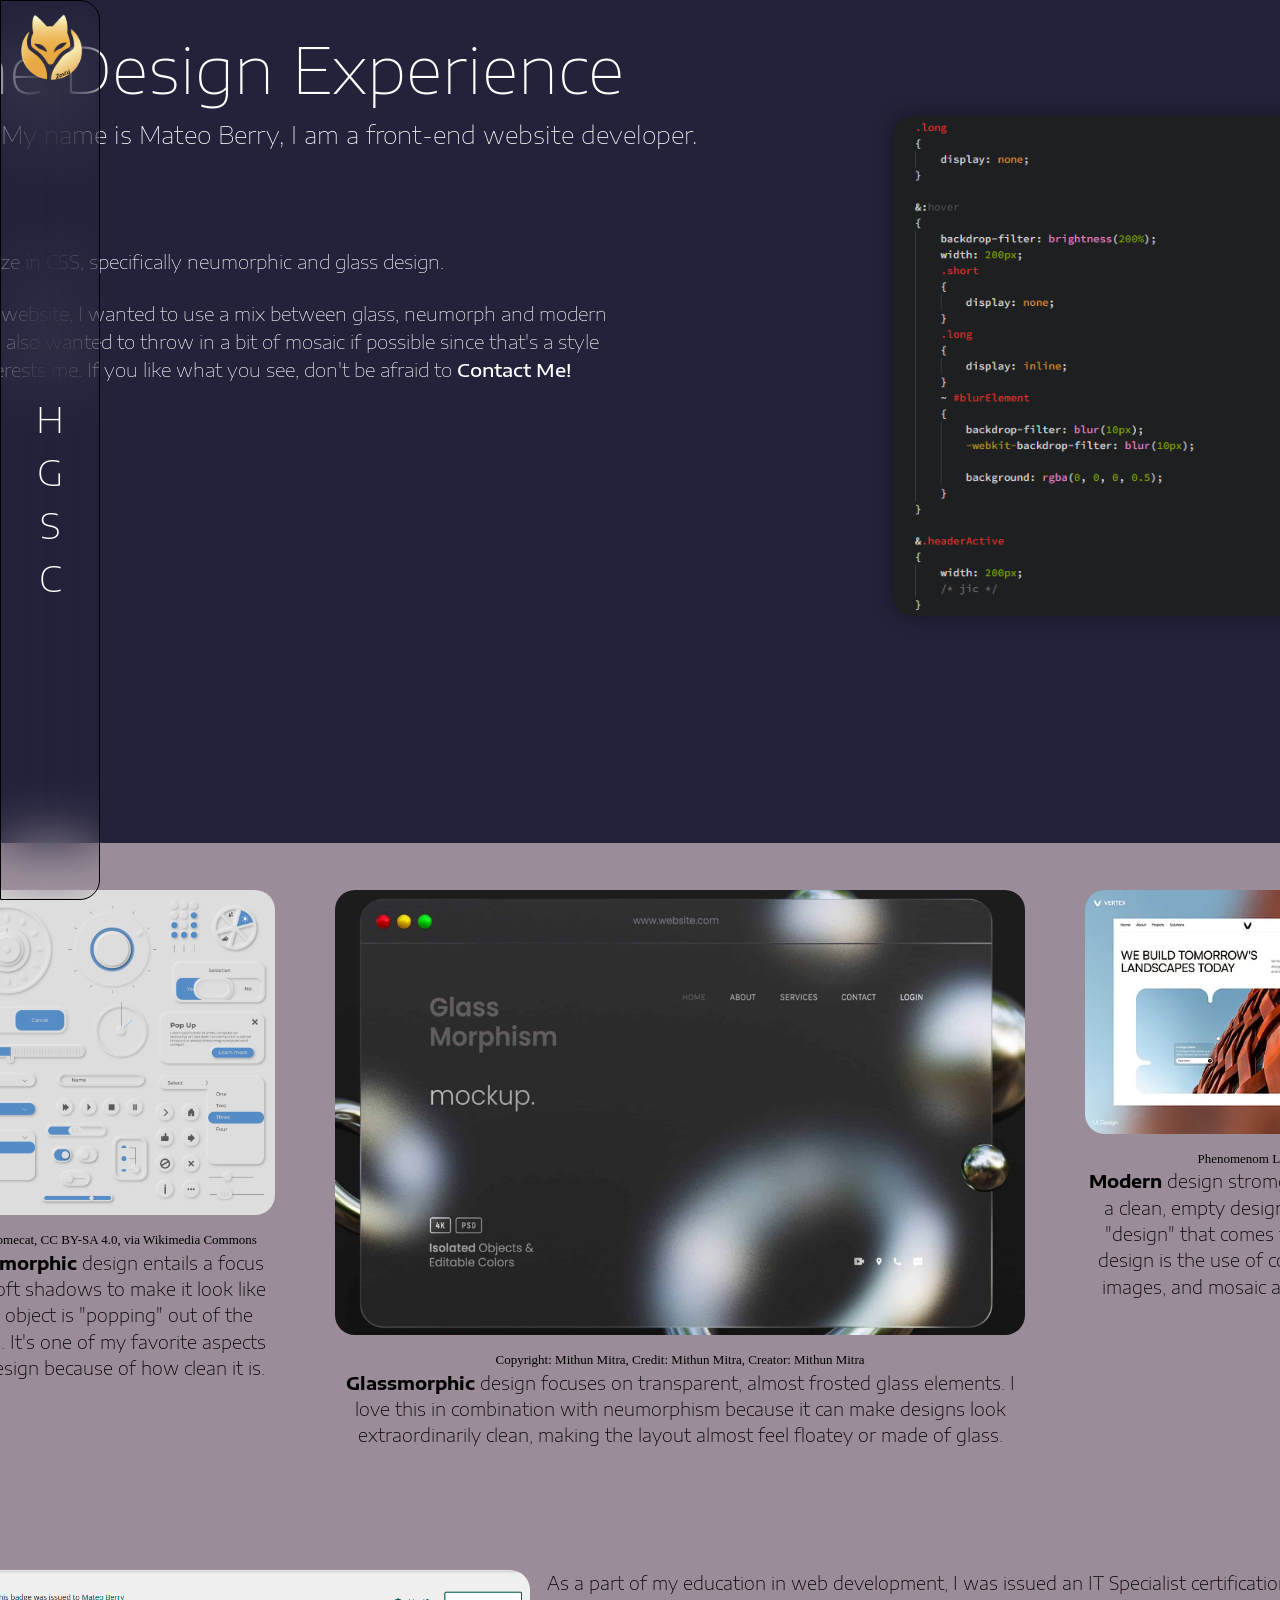
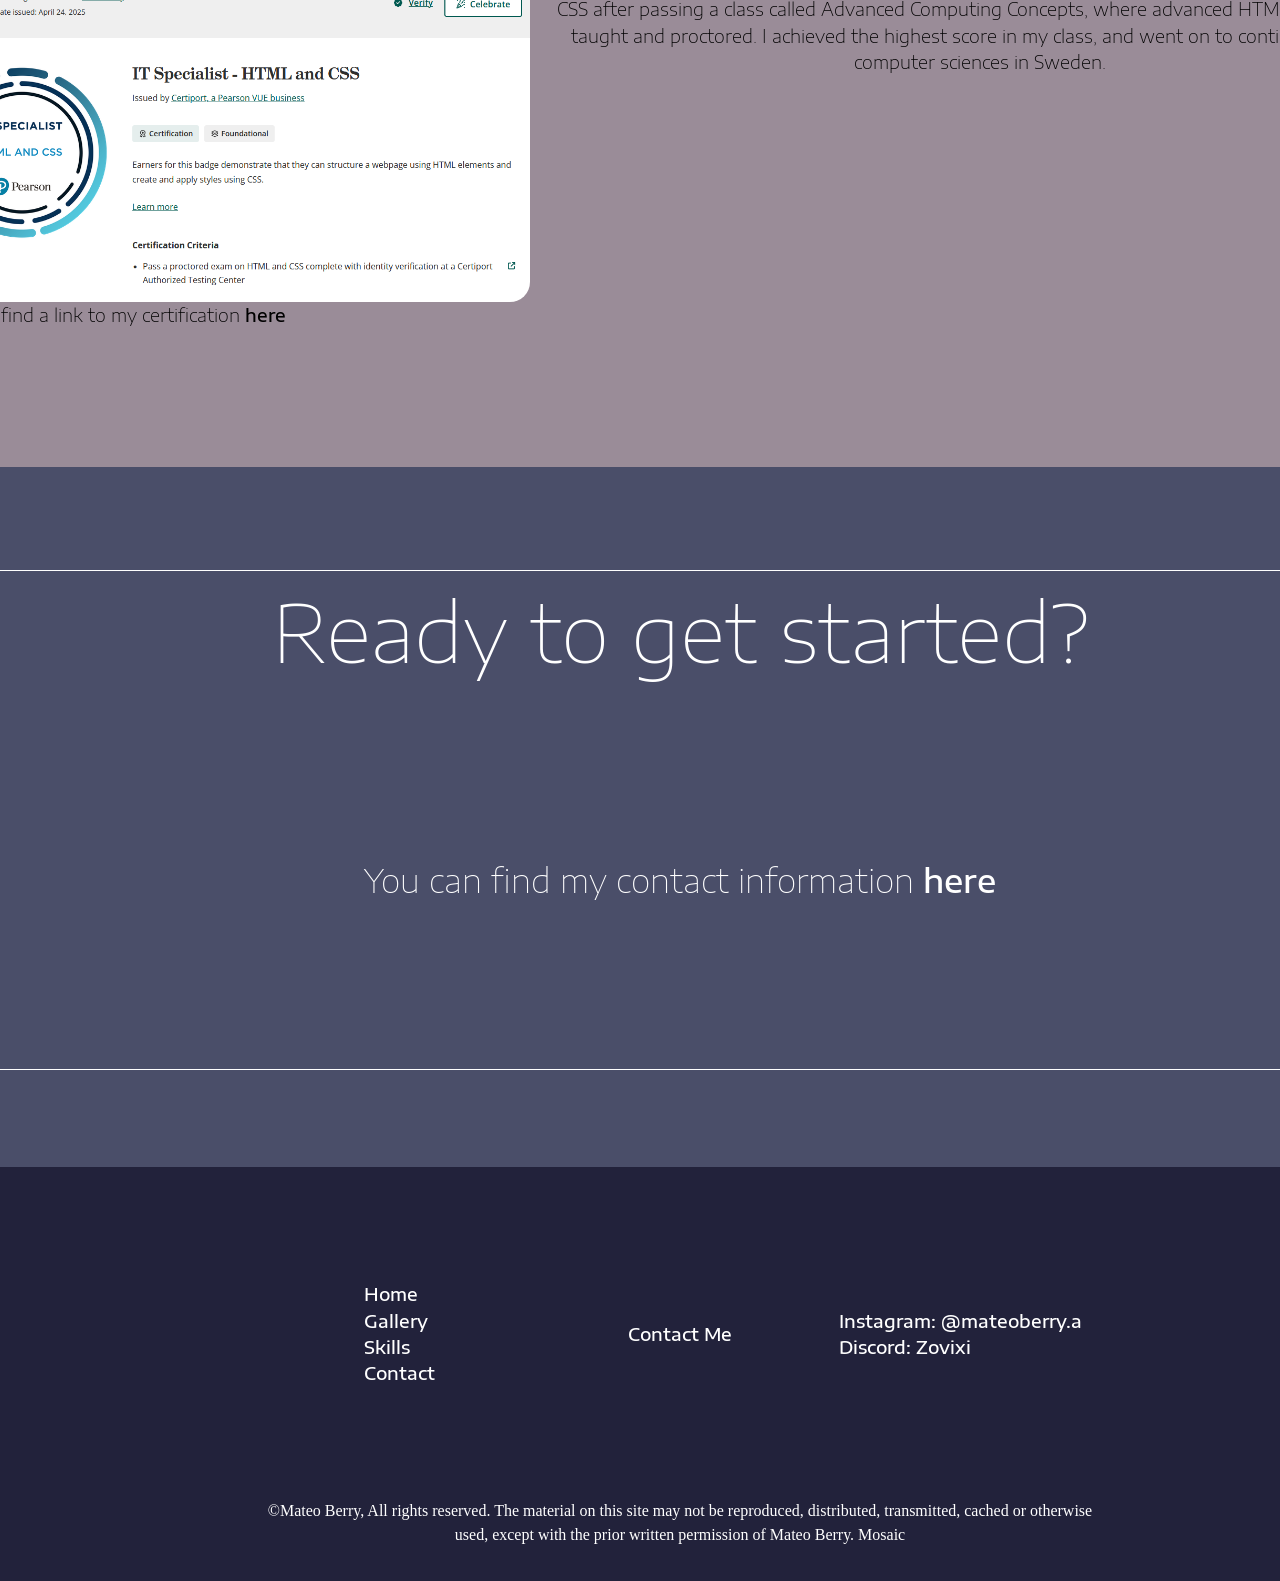
<file: index.html>
<!DOCTYPE html>
<html lang="en">
    <head>
        <!-- Metadata -->
        <meta charset="UTF-8" />
        <meta name="viewport" content="width=device-width, initial-scale=1.0">
        <title>The Design Experience</title>
        <!-- Please remember to put a website logo w favicon -->
        
        <!-- Additional resources -->
        <link rel="stylesheet" href="reset.css" />
        <link rel="stylesheet" href="styles.css" />
        <link rel="stylesheet" href="index.css" />
        <link rel="stylesheet" href="mobile.css" />
        
        <link rel="preconnect" href="https://fonts.googleapis.com">
        <link rel="preconnect" href="https://fonts.gstatic.com" crossorigin>
        <link href="https://fonts.googleapis.com/css2?family=Beau+Rivage&family=Encode+Sans+Expanded:wght@100;200;300;400;500;600;700;800;900&family=Raleway:ital,wght@0,100..900;1,100..900&display=swap" rel="stylesheet">
    </head>
    <body>
        <header>
            <a href="./index.html"><img src="./Images/zovixinobg.png" alt="Website Logo" id="websiteLogo"></a>
            <div id="buttonsContainer">
                
                <span>
                <a class="doNotSeparate short" href="./index.html">H</a>
                    <a class="doNotSeparate long" href="./index.html">Home</a>
                </span>
                <br>
                <span>
                    <a class="short" href="./gallery.html">G</a>
                    <a class="long" href="./gallery.html">Gallery</a>
                </span>
                <br>
                <span>
                    <a class="short" href="./skills.html">S</a>
                    <a class="long" href="./skills.html">Skills</a>
                </span>
                <br>
                <span>
                    <a class="short" href="./contact.html">C</a>
                    <a class="long" href="./contact.html">Contact</a>
                </span>

            </div>
        </header>
        
        
        
        <main>
            <div class="containers noHover" id="mainContainer">
                <h1 class="title">The Design Experience</h1>
                <img src="Images/frontScreenshot.png" alt="A web user interface element with softly raised edges" id="frontScreenshot" class="raised">
                <h2>Hello! My name is Mateo Berry, I am a front-end website developer.</h2>
                <br/><br><br><br>
                <h3>I specialize in CSS, specifically neumorphic and glass design. </h3><br>
                <h3>For this website, I wanted to use a mix between glass, neumorph and modern design. I also wanted to throw in a bit of mosaic if possible since that's a style that interests me. If you like what you see, don't be afraid to <a href="#footer">Contact Me!</a></h3>
            </div>
            
            <div class="containers noHover darkText" id="cardContainer">
                
                <div>
                    <figure>
                        <img src="Images/cardA.jpg" alt="Neumorphic design example" class="cardImage">
                        <figcaption><a href="https://commons.wikimedia.org/wiki/File:Neumorphism-fixed.jpg">Awesomecat</a>, <a href="https://creativecommons.org/licenses/by-sa/4.0">CC BY-SA 4.0</a>, via Wikimedia Commons</figcaption>
                    </figure>
                    <p><strong>Neumorphic</strong> design entails a focus on soft shadows to make it look like the object is "popping" out of the page. It's one of my favorite aspects of design because of how clean it is.</p>
                </div>
                
                <div>
                    <figure>
                        <img src="Images/Glassmorphism-scaled.jpg" alt="Glassmorphic design example" class="cardImage">
                        <figcaption>Copyright: Mithun Mitra, Credit: Mithun Mitra, Creator: Mithun Mitra</figcaption>
                    </figure>
                    <p><strong>Glassmorphic</strong> design focuses on transparent, almost frosted glass elements. I love this in combination with neumorphism because it can make designs look extraordinarily clean, making the layout almost feel floatey or made of glass.</p>
                </div>
                
                <div>
                    <figure>
                        <img src="Images/modern.webp" alt="Modern design example" class="cardImage">
                        <figcaption><a href="https://dribbble.com/shots/27357269-Real-Estate-Website-Design-Vertex">Phenomenom Labs</a></figcaption>
                    </figure>
                    <p><strong>Modern</strong> design stromgly emphasizes a clean, empty design. A lot of the "design" that comes from modern design is the use of colors, borders, images, and mosaic arrangements.</p>
                </div>
                
            </div>
            
            <div class="containers noHover darkText" id="informationContainer">
                <img src="Images/containerBimage.png" alt="A screenshot of an HTML/CSS web development certification, issued by credly." id="containerBimage">
                <p>As a part of my education in web development, I was issued an IT Specialist certification for HTML and CSS after passing a class called Advanced Computing Concepts, where advanced HTML and CSS was taught and proctored. I achieved the highest score in my class, and went on to continue studying computer sciences in Sweden.</p>
                <br>
                <p>You can find a link to my certification <a>here</a></p>
            </div>
            
            <div class="containers noHover" id="contactContainer">
                <h1 id="contactHeading1">Ready to get started?</h1>
                <h2 id="contactReference">You can find my contact information <a href="./contact.html">here</a></h2>
            </div>
            
            <footer class="noHover" id="footer">
                <div class="noHover">
                    <div class="footerBox"><p class="noHover"><a href="./index.html">Home</a><br><a href="./gallery.html">Gallery</a><br><a href="./skills.html">Skills</a><br><a href="./contact.html">Contact</a></p></div>
                    <div class="footerBox"><p class="noHover"><a href="./contact.html">Contact Me</a></p></div>
                    <div class="footerBox"><p class="noHover"><a>Instagram: @mateoberry.a</a><br><a>Discord: Zovixi</a></p></div>
                    <div id="copyright" class="noHover">&copy;Mateo Berry, All rights reserved. The material on this site may not be reproduced, distributed, transmitted, cached or otherwise used, except with the prior written permission of Mateo Berry. Mosaic</div>
                </div>
            </footer>
        </main>
        
        <div id="blurElement"></div>
        
        <!-- A common mistake is to implement the script in the header, I was taught to implement it at the bottom of the body because some scripts utilize objects which need to exist before the script can initialize -->

    </body>
</html>
</file>
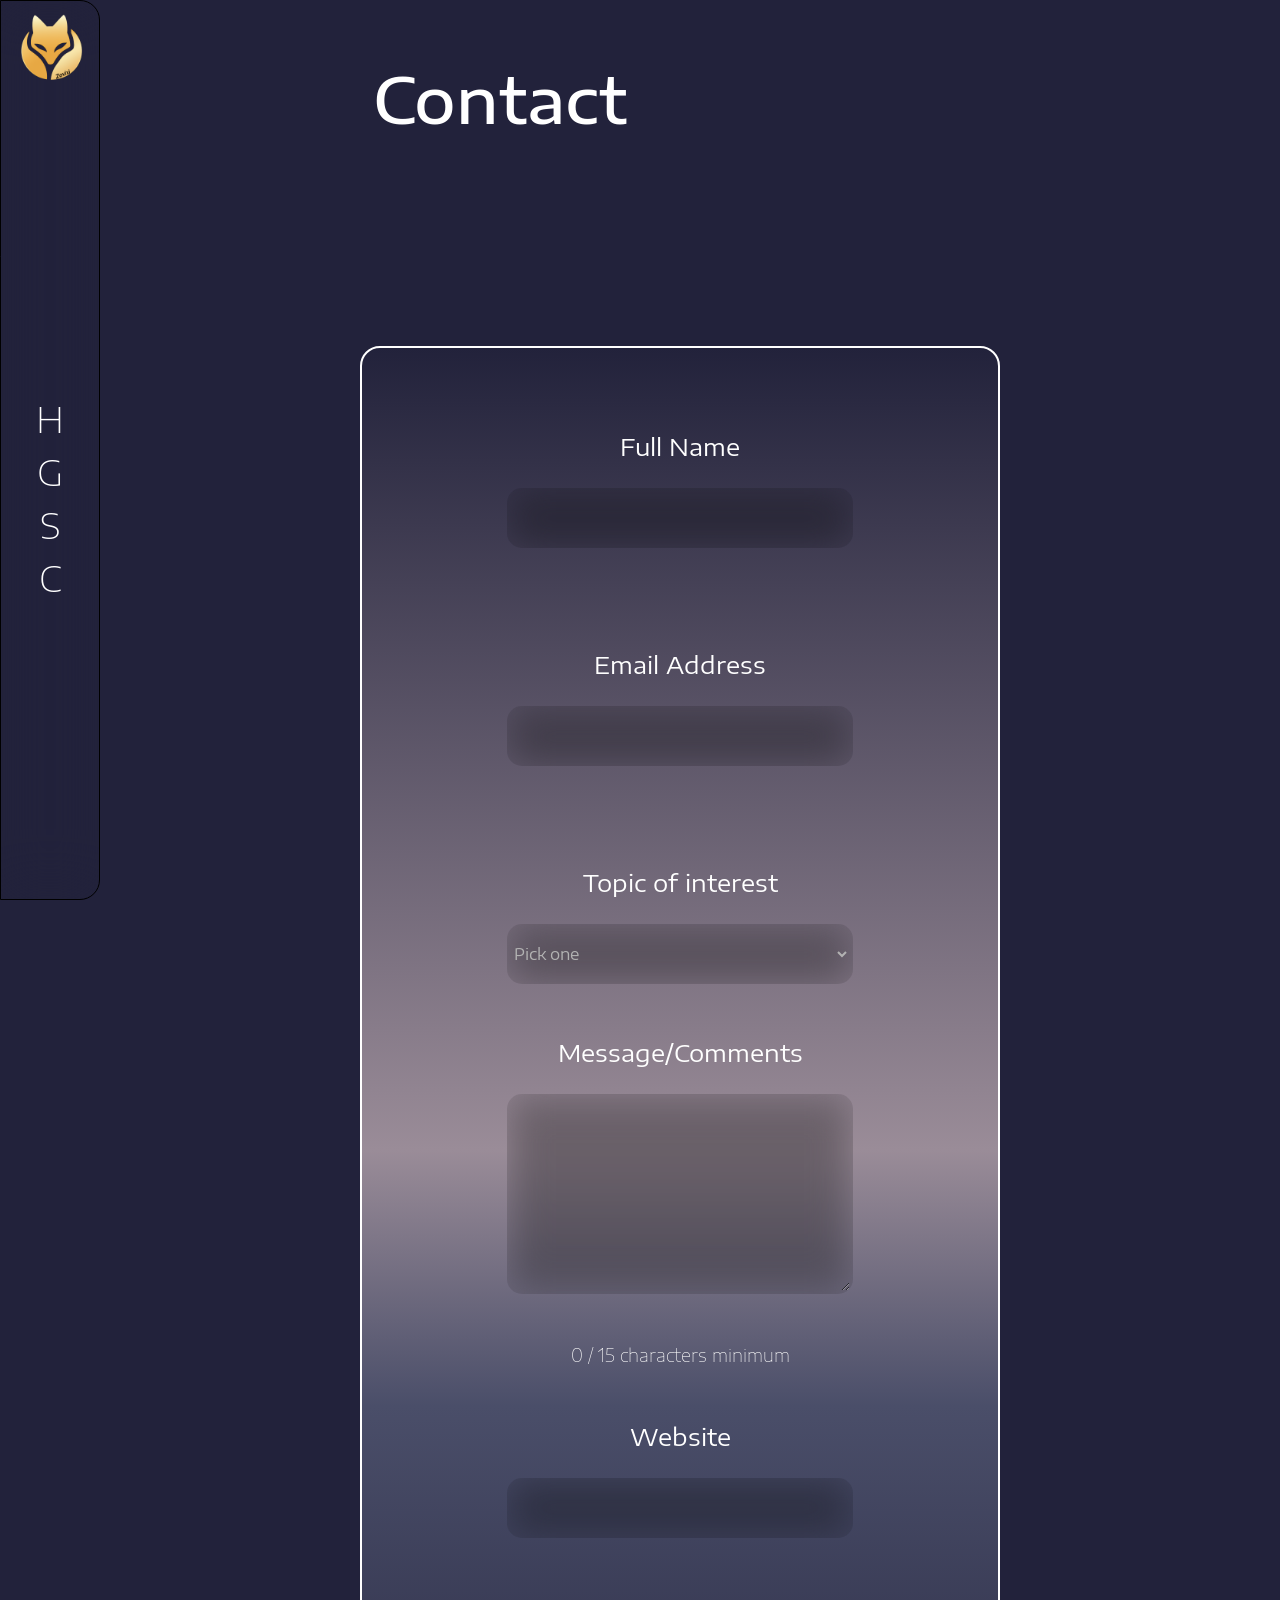
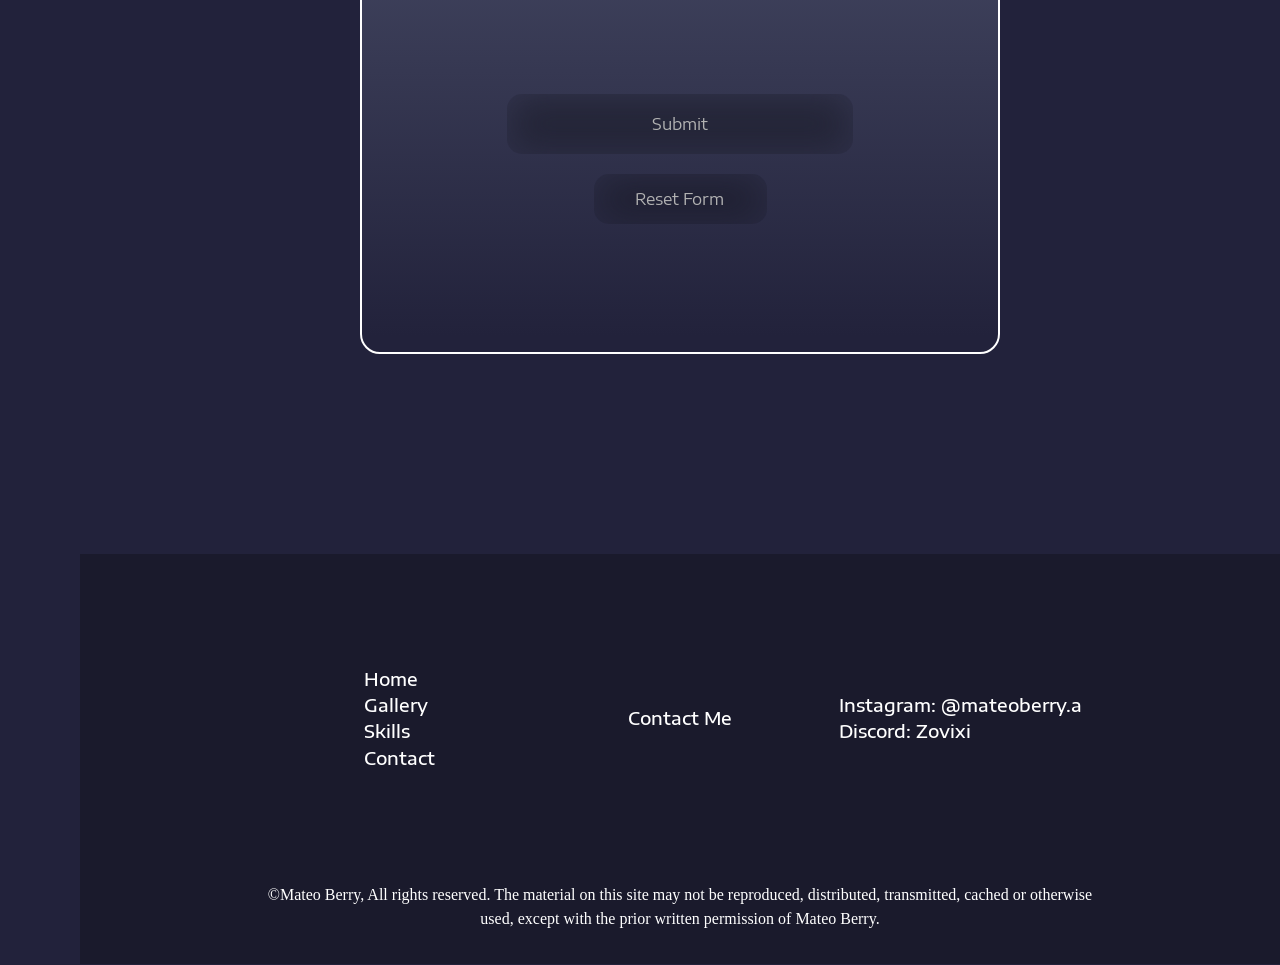
<file: contact.html>
<!DOCTYPE html>
<html lang="en">
    <head>
        <!-- Metadata -->
        <meta charset="UTF-8" />
        <meta name="viewport" content="width=device-width, initial-scale=1.0">
        <title>The Design Experience - Contact</title>
        <!-- Please remember to put a website logo w favicon -->
        
        <!-- Additional resources -->
        <link rel="stylesheet" href="reset.css" />
        <link rel="stylesheet" href="styles.css" />
        <link rel="stylesheet" href="contact.css" />
        <link rel="stylesheet" href="mobile.css" />
        
        <link rel="preconnect" href="https://fonts.googleapis.com">
        <link rel="preconnect" href="https://fonts.gstatic.com" crossorigin>
        <link href="https://fonts.googleapis.com/css2?family=Beau+Rivage&family=Encode+Sans+Expanded:wght@100;200;300;400;500;600;700;800;900&family=Raleway:ital,wght@0,100..900;1,100..900&display=swap" rel="stylesheet">
    </head>
    <body>
        <header>
            <a href="./index.html"><img src="./Images/zovixinobg.png" alt="Website Logo" id="websiteLogo"></a>
            <div id="buttonsContainer">
                
                <span>
                <a class="doNotSeparate short" href="./index.html">H</a>
                    <a class="doNotSeparate long" href="./index.html">Home</a>
                </span>
                <br>
                <span>
                    <a class="short" href="./gallery.html">G</a>
                    <a class="long" href="./gallery.html">Gallery</a>
                </span>
                <br>
                <span>
                    <a class="short" href="./skills.html">S</a>
                    <a class="long" href="./skills.html">Skills</a>
                </span>
                <br>
                <span>
                    <a class="short" href="./contact.html">C</a>
                    <a class="long" href="./contact.html">Contact</a>
                </span>

            </div>
        </header>
        
        
        
        <main>
            <h1 class="title alignLeft">Contact</h1>
            
            <form id="contactBox">
                <label for="name">Full Name</label><br>
                <input type="text" id="name" name="name" class="formElement" aria-describedby="nameErrorText"><br><br>
                <p class="hidden red errorText" id="nameErrorText">Name must be at least 2 characters!</p>
                
                <label for="email">Email Address</label><br>
                <input type="email" id="email" name="email" class="formElement" aria-describedby="emailErrorText"><br><br>
                <p class="hidden red errorText" id="emailErrorText">Invalid Email Address!</p>
                
                <label for="topic">Topic of interest</label><br>
                <select id="topic" name="topic" class="formElement" aria-describedby="dropdownErrorText">
                    <option value="none" selected disabled>Pick one</option>
                    <option value="computerScience">Computer Science</option>
                    <option value="website">Website Production</option>
                    <option value="videogames">Videogames</option>
                </select>
                <p class="hidden red errorText" id="dropdownErrorText">You must pick one option!</p>
                
                <label for="message">Message/Comments</label><br>
                <textarea type="text" id="message" name="message" class="formElement" aria-describedby="messageErrorText"></textarea>
                <p class="hidden red errorText" id="messageErrorText">Must be at least 15 characters!</p><br><br>
                <p id="counter">0 / 15 characters minimum</p>
                
                <label for="website">Website</label><br>
                <input type="url" id="website" name="website" class="formElement" aria-describedby="websiteErrorText"><br><br>
                <p class="hidden red errorText" id="websiteErrorText">Must be a valid URL!</p><br><br>
                
                <input type="submit" value="Submit" id="submit">

                <button type="reset" id="resetForm">Reset Form</button><br><br>

                <p id="form-status" role="status" aria-live="polite"></p>
            </form>
            
            
            
            <footer class="noHover" id="footer">
                <div class="noHover">
                    <div class="footerBox"><p class="noHover"><a href="./index.html">Home</a><br><a href="./gallery.html">Gallery</a><br><a href="./skills.html">Skills</a><br><a href="./contact.html">Contact</a></p></div>
                    <div class="footerBox"><p class="noHover"><a href="./contact.html">Contact Me</a></p></div>
                    <div class="footerBox"><p class="noHover"><a>Instagram: @mateoberry.a</a><br><a>Discord: Zovixi</a></p></div>
                    <div id="copyright" class="noHover">&copy;Mateo Berry, All rights reserved. The material on this site may not be reproduced, distributed, transmitted, cached or otherwise used, except with the prior written permission of Mateo Berry.</div>
                </div>
            </footer>
        </main>
        
        <div id="blurElement"></div>
        
        <!-- A common mistake is to implement the script in the header, I was taught to implement it at the bottom of the body because some scripts utilize objects which need to exist before the script can initialize -->
        <script src="script.js"></script>
    </body>
</html>
</file>
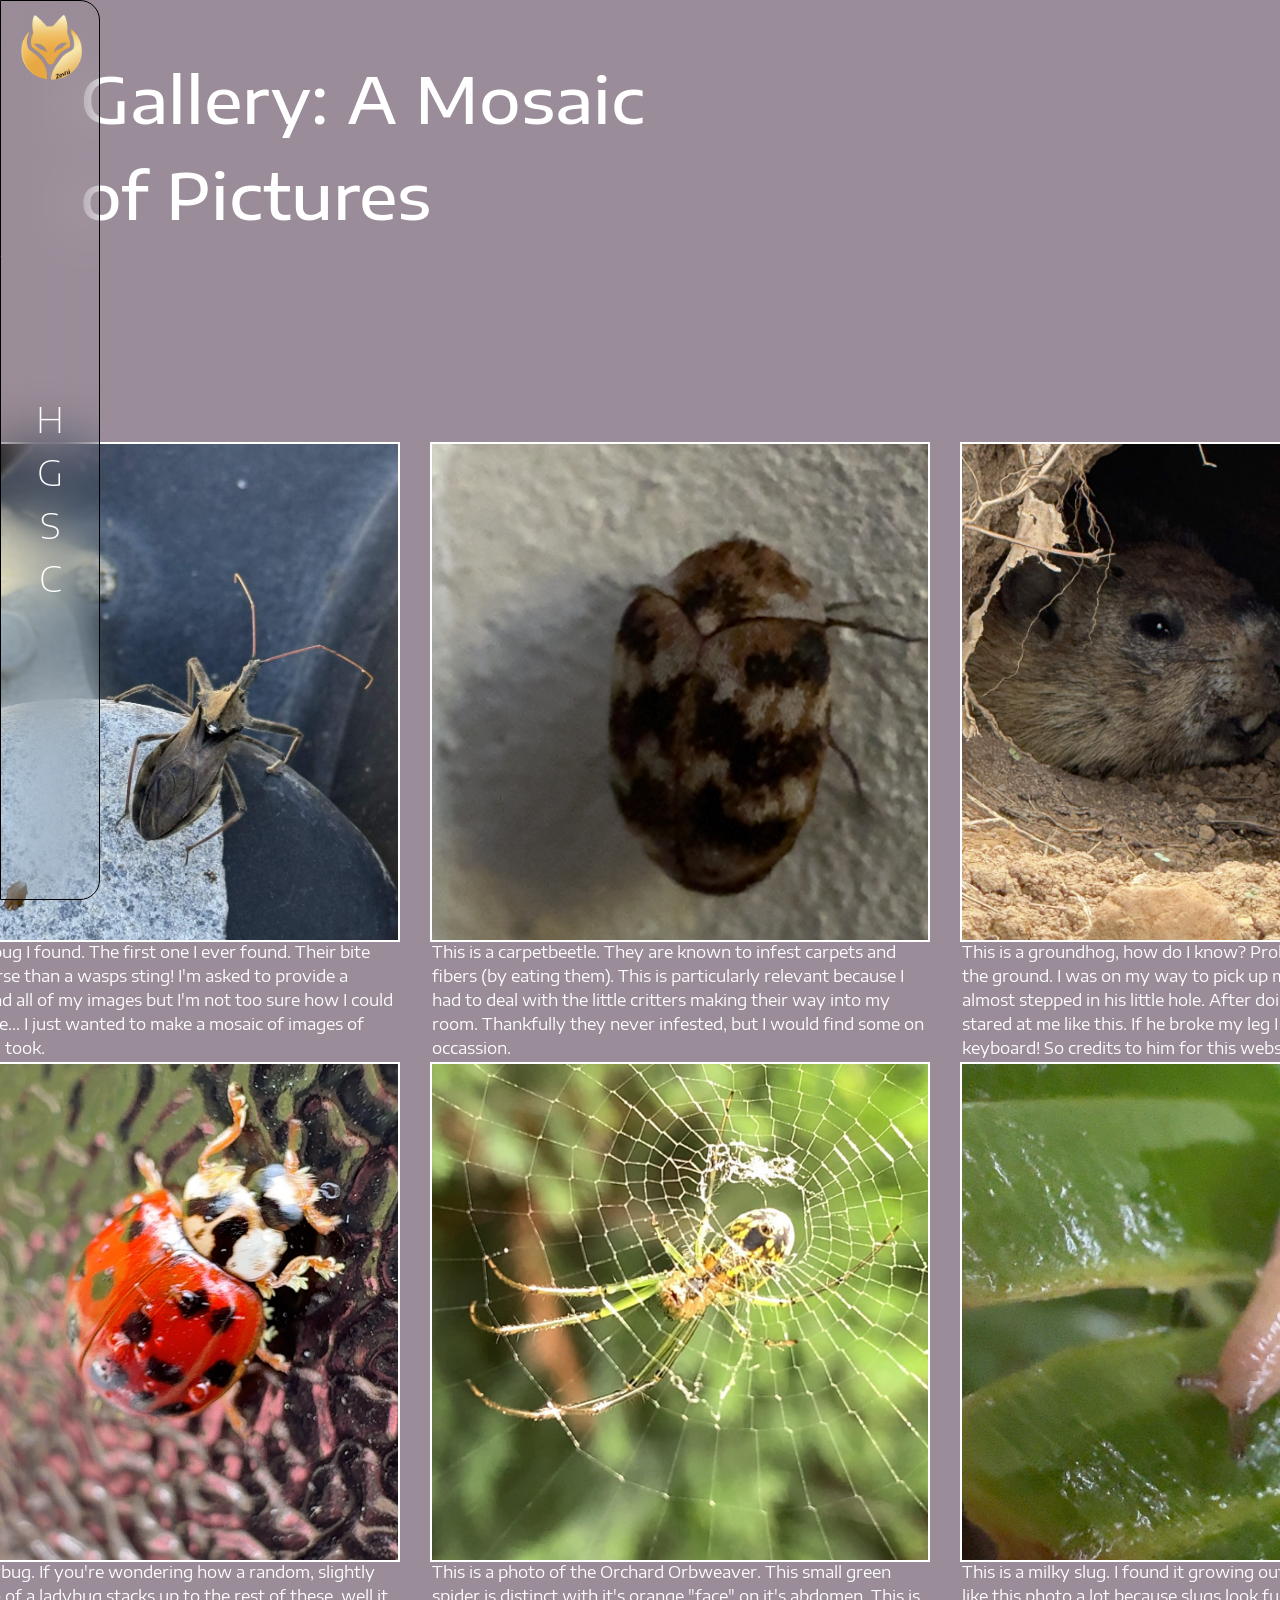
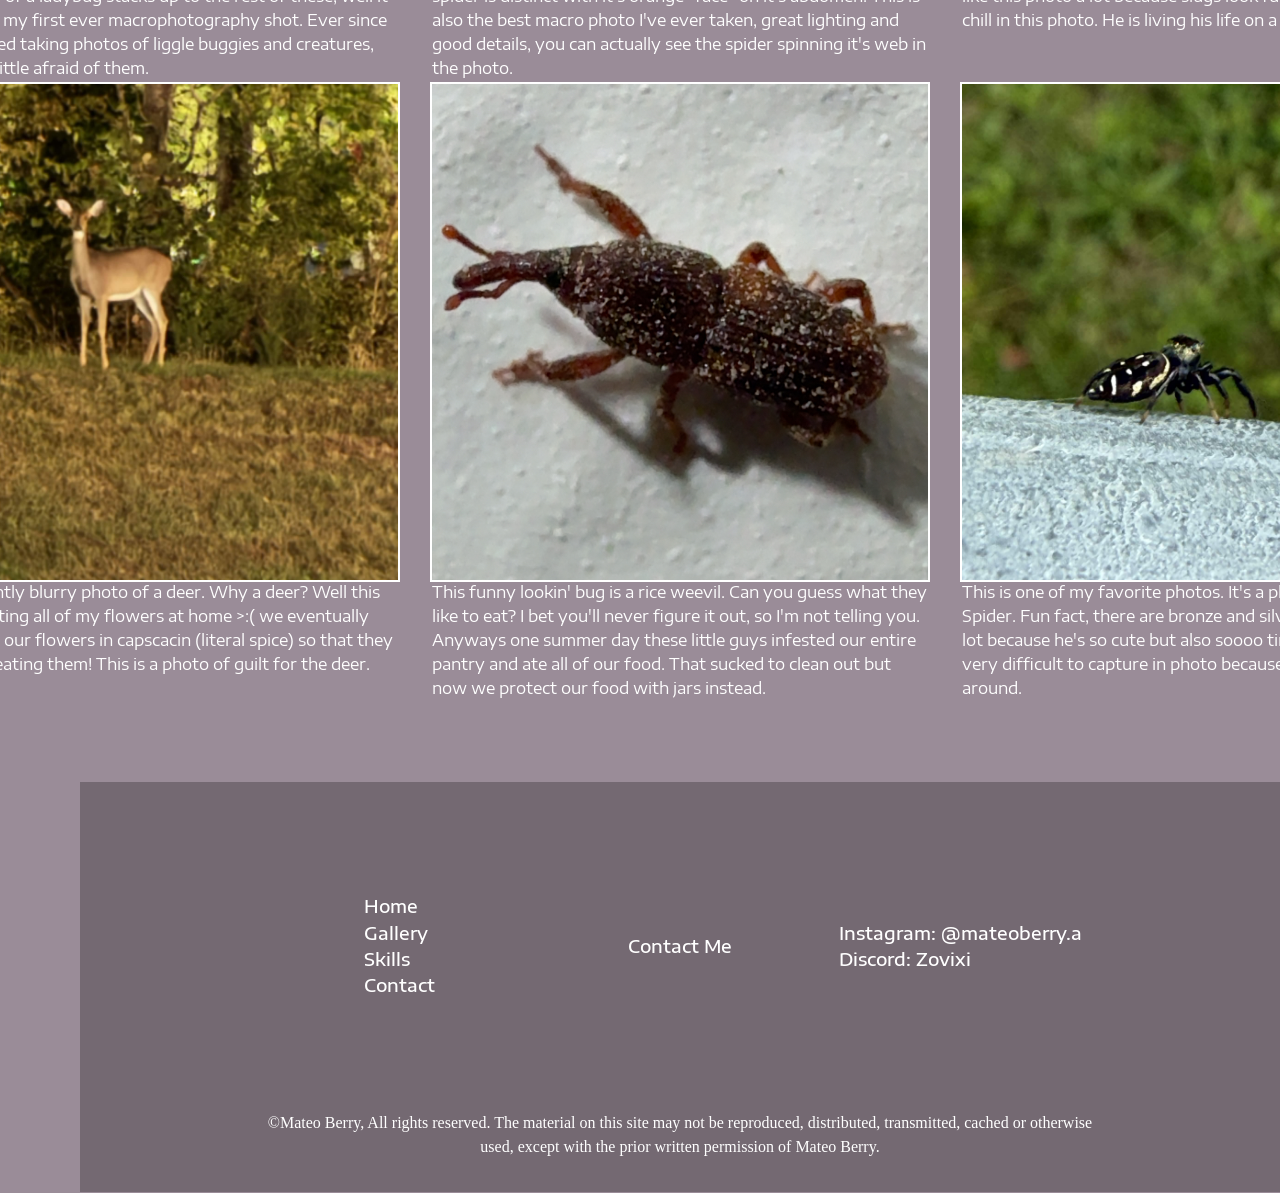
<file: gallery.html>
<!DOCTYPE html>
<html lang="en">
    <head>
        <!-- Metadata -->
        <meta charset="UTF-8" />
        <title>The Design Experience - Gallery</title>
        <!-- Please remember to put a website logo w favicon -->
        
        <!-- Additional resources -->
        <link rel="stylesheet" href="reset.css" />
        <link rel="stylesheet" href="styles.css" />
        <link rel="stylesheet" href="gallery.css" />
        <link rel="stylesheet" href="mobile.css" />
        
        <link rel="preconnect" href="https://fonts.googleapis.com">
        <link rel="preconnect" href="https://fonts.gstatic.com" crossorigin>
        <link href="https://fonts.googleapis.com/css2?family=Beau+Rivage&family=Encode+Sans+Expanded:wght@100;200;300;400;500;600;700;800;900&family=Raleway:ital,wght@0,100..900;1,100..900&display=swap" rel="stylesheet">
    </head>
    <body>
        <header>
            <a href="./index.html"><img src="./Images/zovixinobg.png" alt="Website Logo" id="websiteLogo"></a>
            <div id="buttonsContainer">
                
                <span>
                <a class="doNotSeparate short" href="./index.html">H</a>
                    <a class="doNotSeparate long" href="./index.html">Home</a>
                </span>
                <br>
                <span>
                    <a class="short" href="./gallery.html">G</a>
                    <a class="long" href="./gallery.html">Gallery</a>
                </span>
                <br>
                <span>
                    <a class="short" href="./skills.html">S</a>
                    <a class="long" href="./skills.html">Skills</a>
                </span>
                <br>
                <span>
                    <a class="short" href="./contact.html">C</a>
                    <a class="long" href="./contact.html">Contact</a>
                </span>

            </div>
        </header>
        
        
        
        <main>
            <h1 class="title alignLeft">Gallery: A Mosaic of Pictures</h1>
            
            <div id="galleryContainer">
                <div class="topLeftBorder">
                    <figure>
                        <img src="Images/gallery/gallery1.jpg" alt="Gallery photo of an assassin bug">
                        <figcaption>An assassinbug I found. The first one I ever found. Their bite can hurt worse than a wasps sting! I'm asked to provide a reason behind all of my images but I'm not too sure how I could make it relate... I just wanted to make a mosaic of images of cool photos I took.</figcaption>
                    </figure>
                </div>
                <div>
                    <figure>
                        <img src="Images/gallery/gallery2.jpg" alt="Gallery photo of a small beetle">
                        <figcaption>This is a carpetbeetle. They are known to infest carpets and fibers (by eating them). This is particularly relevant because I had to deal with the little critters making their way into my room. Thankfully they never infested, but I would find some on occassion.</figcaption>
                    </figure>
                </div>
                <div class="topRightBorder">
                    <figure>
                        <img src="Images/gallery/gallery3.jpg" alt="Gallery photo of a groundhog">
                        <figcaption>This is a groundhog, how do I know? Probably because it's in the ground. I was on my way to pick up my keyboard, and I almost stepped in his little hole. After doing so he came out and stared at me like this. If he broke my leg I would not have my keyboard! So credits to him for this website.</figcaption>
                    </figure>
                </div>
                <div>
                    <figure>
                        <img src="Images/gallery/gallery4.jpg" alt="Gallery photo of a ladybug">
                        <figcaption>This is a ladybug. If you're wondering how a random, slightly blurry photo of a ladybug stacks up to the rest of these, well it was actually my first ever macrophotography shot. Ever since then I've loved taking photos of liggle buggies and creatures, even if im a little afraid of them.</figcaption>
                    </figure>
                </div>
                <div>
                    <figure>
                        <img src="Images/gallery/gallery5.jpg" alt="Gallery photo of a spider">
                        <figcaption>This is a photo of the Orchard Orbweaver. This small green spider is distinct with it's orange "face" on it's abdomen. This is also the best macro photo I've ever taken, great lighting and good details, you can actually see the spider spinning it's web in the photo.</figcaption>
                    </figure>
                </div>
                <div>
                    <figure>
                        <img src="Images/gallery/gallery6.jpg" alt="Gallery photo of a milky slug">
                        <figcaption>This is a milky slug. I found it growing outside in my garden. I like this photo a lot because slugs look funny, and he looks very chill in this photo. He is living his life on a leaf, sliming away. </figcaption>
                    </figure>
                </div>
                <div class="bottomLeftBorder">
                    <figure>
                        <img src="Images/gallery/gallery7.jpg" alt="Gallery photo of a deer">
                        <figcaption>This is a slightly blurry photo of a deer. Why a deer? Well this deer kept eating all of my flowers at home &gt;:( we eventually had to cover our flowers in capscacin (literal spice) so that they would stop eating them! This is a photo of guilt for the deer.</figcaption>
                    </figure>
                </div>
                <div>
                    <figure>
                        <img src="Images/gallery/gallery8.jpg" alt="Gallery photo of a rice weevil">
                        <figcaption>This funny lookin' bug is a rice weevil. Can you guess what they like to eat? I bet you'll never figure it out, so I'm not telling you. Anyways one summer day these little guys infested our entire pantry and ate all of our food. That sucked to clean out but now we protect our food with jars instead.</figcaption>
                    </figure>
                </div>
                <div class="bottomRightBorder">
                    <figure>
                        <img src="Images/gallery/gallery9.jpg" alt="Gallery photo of a small golden spider">
                        <figcaption>This is one of my favorite photos. It's a photo of a Gold Jumping Spider. Fun fact, there are bronze and silver ones too. I like it a lot because he's so cute but also soooo tiny, and he was also very difficult to capture in photo because he kept moving around.</figcaption>
                    </figure>
                </div>
            </div>
            
            <footer class="noHover" id="footer">
                <div class="noHover">
                    <div class="footerBox"><p class="noHover"><a href="./index.html">Home</a><br><a href="./gallery.html">Gallery</a><br><a href="./skills.html">Skills</a><br><a href="./contact.html">Contact</a></p></div>
                    <div class="footerBox"><p class="noHover"><a href="./contact.html">Contact Me</a></p></div>
                    <div class="footerBox"><p class="noHover"><a>Instagram: @mateoberry.a</a><br><a>Discord: Zovixi</a></p></div>
                    <div id="copyright" class="noHover">&copy;Mateo Berry, All rights reserved. The material on this site may not be reproduced, distributed, transmitted, cached or otherwise used, except with the prior written permission of Mateo Berry.</div>
                </div>
            </footer>
        </main>
        
        <div id="blurElement"></div>
        
        <!-- A common mistake is to implement the script in the header, I was taught to implement it at the bottom of the body because some scripts utilize objects which need to exist before the script can initialize -->

    </body>
</html>
</file>
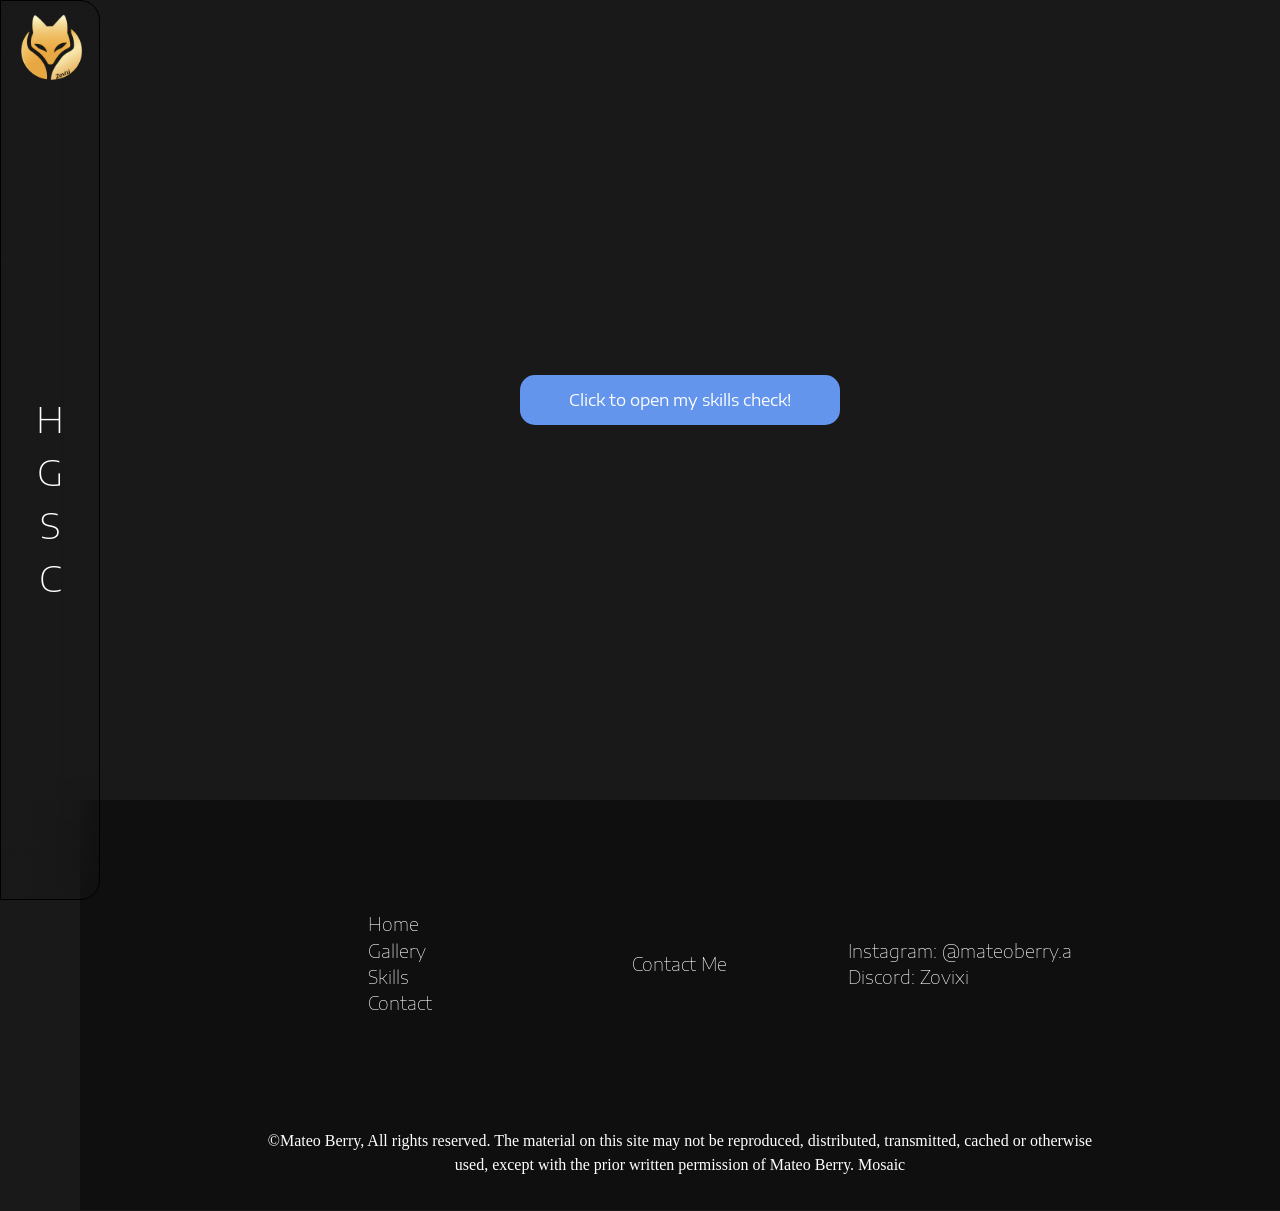
<file: skills.html>
<!DOCTYPE html>
<html lang="en">
    <head>
        <!-- Metadata -->
        <meta charset="UTF-8" />
        <meta name="viewport" content="width=device-width, initial-scale=1.0">
        <title>The Design Experience</title>
        <!-- Please remember to put a website logo w favicon -->

        <!-- Additional resources -->
        <link rel="stylesheet" href="reset.css" />
        <link rel="stylesheet" href="styles.css" />
        <link rel="stylesheet" href="skills.css" />
        <link rel="stylesheet" href="mobile.css" />

        <link rel="preconnect" href="https://fonts.googleapis.com">
        <link rel="preconnect" href="https://fonts.gstatic.com" crossorigin>
        <link href="https://fonts.googleapis.com/css2?family=Beau+Rivage&family=Encode+Sans+Expanded:wght@100;200;300;400;500;600;700;800;900&family=Raleway:ital,wght@0,100..900;1,100..900&display=swap" rel="stylesheet">
    </head>
    <body>
        <header>
            <a href="./index.html"><img src="./Images/zovixinobg.png" alt="Website Logo" id="websiteLogo"></a>
            <div id="buttonsContainer">

                <span>
                <a class="doNotSeparate short" href="./index.html">H</a>
                    <a class="doNotSeparate long" href="./index.html">Home</a>
                </span>
                <br>
                <span>
                    <a class="short" href="./gallery.html">G</a>
                    <a class="long" href="./gallery.html">Gallery</a>
                </span>
                <br>
                <span>
                    <a class="short" href="./skills.html">S</a>
                    <a class="long" href="./skills.html">Skills</a>
                </span>
                <br>
                <span>
                    <a class="short" href="./contact.html">C</a>
                    <a class="long" href="./contact.html">Contact</a>
                </span>

            </div>
        </header>



        <main>

            <div id="skillsStage">
                <button type="button" id="initButton" aria-controls="skillsBox" aria-expanded="false">Click to open my skills check!</button>

                <div id="skillsBox" hidden>
                    <div id="skillsContent">
                        <div id="filterBox">
                            <button class="skillsButtons filterButtons filterButtonActive" id="filterAll" data-category="All" aria-pressed="true">All</button>
                            <div id="skillFilters">
                                <button class="skillsButtons filterButtons" id="filterTech" data-category="Tech" aria-pressed="false">Tech</button>
                                <button class="skillsButtons filterButtons" id="filterGaming" data-category="Gaming" aria-pressed="false">Gaming</button>
                                <button class="skillsButtons filterButtons" id="filterMusic" data-category="Music" aria-pressed="false">Music</button>
                            </div>
                            <div id="sortingFilters">
                                <button class="skillsButtons sortButtons sortButtonActive" id="nameSort" aria-pressed="true">Name</button>
                                <button class="skillsButtons sortButtons" id="proficiencySort" aria-pressed="false">Proficiency</button>
                                <button class="skillsButtons sortButtons" id="experienceSort" aria-pressed="false">Experience</button>
                            </div>

                            <p id="showCounter"></p>
                        </div>

                        <div id="skillCards">

                        </div>
                    </div>
                </div>
            </div>









            <footer class="noHover" id="footer">
                <div class="noHover">
                    <div class="footerBox"><p class="noHover"><a href="./index.html">Home</a><br><a href="./gallery.html">Gallery</a><br><a href="./skills.html">Skills</a><br><a href="./contact.html">Contact</a></p></div>
                    <div class="footerBox"><p class="noHover"><a href="./contact.html">Contact Me</a></p></div>
                    <div class="footerBox"><p class="noHover"><a>Instagram: @mateoberry.a</a><br><a>Discord: Zovixi</a></p></div>
                    <div id="copyright" class="noHover">&copy;Mateo Berry, All rights reserved. The material on this site may not be reproduced, distributed, transmitted, cached or otherwise used, except with the prior written permission of Mateo Berry. Mosaic</div>
                </div>
            </footer>
        </main>

        <div id="blurElement"></div>

        <!-- A common mistake is to implement the script in the header, I was taught to implement it at the bottom of the body because some scripts utilize objects which need to exist before the script can initialize -->
        <script src="skills.js"></script>
    </body>
</html>
</file>
<file: styles.css>
header
{
    position: fixed;
    height: 100%;
    width: 100px;
    min-width: 100px;
    
    z-index: 5;
    
    border: 1px solid black;
    border-radius: 0 20px 20px 0;
    
    display: flex;
    flex-direction: column;
    
    transition: width 0.5s cubic-bezier(0.075, 0.82, 0.165, 1), backdrop-filter 0.5s cubic-bezier(0.075, 0.82, 0.165, 1);
    
    backdrop-filter: blur(30px);
    
    .long
    {
        display: none;
    }
    
    &:hover
    {
        backdrop-filter: brightness(200%);
        width: 200px;
        .short
        {
            display: none;
        }
        .long
        {
            display: inline;
        }
        ~ #blurElement
        {
            backdrop-filter: blur(10px);
            -webkit-backdrop-filter: blur(10px);
            
            background: rgba(0, 0, 0, 0.5);
        }
    }
    
    a
    {
        text-decoration: none;
        color: white;
        border-radius: 10px;
        
        transition: box-shadow 0.3s cubic-bezier(0.23, 1, 0.320, 1);
        &:hover
        {
            box-shadow: 0 0 5px 5px rgba(255, 255, 255, 1);
        }
    }
}

#websiteLogo
{
    border-top-right-radius: 20px;
    
    margin: 0 auto;
    width: 100px;
}

#buttonsContainer
{
    width: 100%;
    
    text-align: center;
    margin: auto 0;
}

header div > span
{
    height: 100px;
    align-content: center;
    
    font-family: "Encode Sans Expanded", sans-serif;
    font-weight: 200;
    font-size: 2.2rem;
    color: white;
    
    &:not(.doNotSeparate)
    {
        margin-top: 5px;
    }
}

main:not(.alignLeft)
{
    display: flex;
    flex-direction: column;
    z-index: 3;
    
    margin-left: 80px;
    width: calc(100% - 80px);
    
    align-items: center;
}

.containers
{
    border-radius: 20px;
}

.raised
{
    box-shadow: 0 0 20px 0 rgba(0, 0, 0, 0.4),
                0 0 20px 0 rgba(0, 0, 0, 0.4) inset;
    
    backdrop-filter: brightness(120%);
}

#mainContainer
{
    width: 1500px;
    height: 750px;
    margin-top: 20px;
}

footer
{
    margin-top: auto;
    width: calc(100% - 80px);
    height: 400px;
}

#blurElement
{
    z-index: 4;
    position: fixed;
    
    width: 100%;
    height: 100%;
    
    background: rgba(0, 0, 0, 0);
    backdrop-filter: none;
    
    transition: backdrop-filter 0.5s cubic-bezier(0.075, 0.82, 0.165, 1), background 0.5s cubic-bezier(0.075, 0.82, 0.165, 1);
        
    pointer-events: none;
}

h1, h2, h3, p
{
    font-family: "Encode Sans Expanded", sans-serif;
    color: white;
    font-weight: 100;
    
    width: fit-content;
}

.darkText
{
    p
    {
        color: black;
        font-weight: 200;
        text-align: center;   
    }
    a
    {
        color: black;
    }
}

figure
{
    font-size: small;
}

footer
{
    position: relative;
    display: grid;

    width: 100%;
    min-height: 410px;
    
    > div
    {
        display: grid;
        grid-template-columns: 1fr 1fr 1fr;
        grid-template-rows: 80% 20%;
        column-gap: 1px;
        row-gap: 1px;
        
        place-self: center;
        
        width: 70%;
        height: 100%;
        
        
    
        
        #copyright
        {
            grid-column: 1 / -1;
            color: white;
            text-align: center;
        }
    }
}

.footerBox
{
    display: flex;
    align-items: center; 
    justify-content: center;
    
}

@media only screen and (max-width: 600px)
{
    footer > div
    {
        grid-template-columns: 1fr;
        grid-template-rows: 22% 22% 22% 22% 12%;
    }
}

.title
{
    font-size: 4rem;
}

.hidden
{
    display: none;
    pointer-events: none;
}

.red
{
    color: red;
    font-weight: 300;
}

.redBorder
{
    border-color: red !important;
}

.greenBorder
{
    border-color: lightgreen !important;
}

@media only screen and (max-width: 610px)
{

}
</file>
<file: index.css>
body
{
    display: flex;
    flex-direction: row;
    
    background: linear-gradient(
    to bottom,
    #22223B 0% 26.5%,
    #9A8C98 26.5% 65%,
    #4A4E69 50% 87%,
    #22223B 75% 90%
    );
    
    p
    {
        font-size: 1.1rem;
    }
}

#containerBimage
{
    width: 40%;
    float: left;
}

.cardImage
{
    height: 50%;
    margin: 0 auto 15px auto;
    border-radius: 20px;
}

#informationContainer
{
    margin-top: 100px;
    width: 1500px;
    height: 600px;
}

#contactContainer
{
    display: flex;
    flex-direction: column;
    
    width: 1500px;
    height: 500px;
    
    border: 1px solid white;
    
    justify-content: center;
    align-items: center;
    
    margin-bottom: 100px;
}

#contactHeading1
{
    font-size: 5rem;
    
    margin: 0 auto;
}
#contactReference
{
    font-size: 2rem;
    margin: auto;
}

#cardContainer
{
    margin-top: 100px;
    height: 600px;
    width: 1500px;
    
    display: grid;
    grid-template-columns: 1fr 2fr 1fr;
    grid-column-gap: 20px;
    
    overflow: hidden;
    
    > div
    {   
        padding: 20px;
    }
}

main a
{
    text-decoration: none;
    color: white;
    font-weight: 500;
}

#frontScreenshot
{
    border-radius: 20px;
    height: 500px;
    float: right;
}

main *:not(.noHover)
{
    transition: box-shadow 0.3s ease-in-out, backdrop-filter 0.3s ease-in-out;
    border-radius: 20px;
    &:hover
    {
        box-shadow: 0 0 20px 0 rgba(0, 0, 0, 0.4),
                    0 0 20px 0 rgba(0, 0, 0, 0.4) inset;
    
        backdrop-filter: brightness(120%);
    }
}

figcaption
{
    text-align: center;
}
</file>
<file: mobile.css>
@media only screen and (max-width: 600px) 
{
    header
    {
        font-size: 3rem;
        max-width: 50px !important;
        min-width: 0;
        
        max-height: 100vh;
        
        &:hover
        {
            max-width: 50px;

            backdrop-filter: brightness(200%);
            width: 200px;
            .short
            {
                display: none;
            }
            .long
            {
                display: inline;
            }
            ~ #blurElement
            {
                backdrop-filter: blur(10px);
                -webkit-backdrop-filter: blur(10px);

                background: rgba(0, 0, 0, 0.5);
            }
        }
    }
}

@media (max-width: 900px)
{
    #skillCards
    {
        grid-template-columns: repeat(2, 1fr);
    }
}

@media (max-width: 601px)
{
    #skillCards
    {
        grid-template-columns: repeat(1, 1fr);
    }
}


@media only screen and (max-width: 600px)
{
    header, header:hover
    {
        width: 50px;
        max-width: 50px !important;
        min-width: 50px;
    }

    header .short, header:hover .short
    {
        display: inline !important;
    }

    header .long, header:hover .long
    {
        display: none !important;
    }

    #websiteLogo
    {
        width: 100%;
    }

    main:not(.alignLeft)
    {
        margin-left: 50px;
        width: calc(100% - 50px);
        min-width: 0;
    }

    header div > span
    {
        font-size: 1.5rem;
    }

    footer
    {
        width: 100%;
        min-height: 430px;
        height: auto;
    }

    footer > div
    {
        width: 90%;
        height: auto;
        padding: 20px 0;
        grid-template-columns: 1fr;
        grid-template-rows: auto auto auto auto;
        row-gap: 18px;
    }

    .footerBox
    {
        text-align: center;
    }

    #copyright
    {
        font-size: 0.75rem;
        overflow-wrap: anywhere;
    }

    .title
    {
        font-size: clamp(1.8rem, 7vw, 3rem);
    }
}

@media (prefers-reduced-motion: reduce)
{
    html
    {
        scroll-behavior: auto;
    }

    header, header a, #blurElement
    {
        transition: none;
    }
}
</file>
<file: contact.css>
body
{
    display: flex;
    flex-direction: row;
    
    background-color: #22223B;
    min-height: 100vh;
    
    p
    {
        font-size: 1.1rem;
    }
}

main a
{
    text-decoration: none;
    color: white;
    font-weight: 500;
}

h1
{
    margin: 50px 30% 0 0;
    font-weight: 500;
}

footer
{
    backdrop-filter: brightness(75%);
    a
    {
        border-radius: 10px;
        transition: box-shadow 0.3s cubic-bezier(0.19, 1, 0.22, 1), backdrop-filter 0.3s cubic-bezier(0.19, 1, 0.22, 1);
    }
    a:hover
    {
        box-shadow: 0 0 20px 0 rgba(0, 0, 0, 0.4),
                    0 0 20px 0 rgba(0, 0, 0, 0.4) inset;
    
        backdrop-filter: brightness(120%);
    }
}


form
{
    display: flex;
    flex-direction: column;
    
    border: 2px solid white;
    border-radius: 20px;
    color: white;
    
    min-width: 300px;
    width: 50vw;
    
    padding: 30px 30px 80px 30px;
    margin-top: 200px;
    margin-bottom: 200px;
    
    font-family: "Encode Sans Expanded", sans-serif;
    
    align-items: center;
    
    background: linear-gradient(
    to bottom,
    #22223B 0%,
    #9A8C98 50%,
    #4A4E69 66%,
    #22223B 99%
    );
}

input
{
    height: 60px;
}

label
{
    margin-top: 50px;
    font-size: 1.5rem;
}

#message
{
    height: 200px;
}

select
{
    height: 60px;
}

input, #message, select, button
{
    color: white;
    width: 60%;
    border-radius: 15px;
    border: 3px solid transparent;
    
    background-color: transparent;
    backdrop-filter: blur(20px);
    filter: brightness(70%);

    transition: border-color 0.5s cubic-bezier(0.165, 0.84, 0.44, 1) !important;
}

#website
{
    margin-bottom: 60px;
}

button
{
    margin-top: 20px;
    height: 50px;
    width: 30%;
}

input:focus, select:focus, #message:focus
{
    outline: none;
    border-color: white;
}

button, #submit
{
    cursor: pointer;

    transition: filter ease-in-out 0.1s;
    &:active
    {
        filter: brightness(50%);
    }
}


@media only screen and (max-width: 850px)
{
    #contactBox
    {
        width: min(620px, calc(100% - 24px));
        min-width: 0;
        padding: 24px 18px 45px;
        margin-top: 50px;
        margin-bottom: 80px;
    }

    #contactBox input, #contactBox select, #contactBox #message
    {
        width: min(100%, 480px);
    }

    #contactBox button
    {
        width: min(80%, 300px);
    }

    #contactBox label
    {
        font-size: 1.1rem;
        margin-top: 24px;
        text-align: center;
    }

    #contactBox p
    {
        max-width: 100%;
        text-align: center;
    }

    h1
    {
        margin: 30px auto 0;
    }
}

@media only screen and (max-width: 610px)
{
    #contactBox
    {
        width: calc(100% - 18px);
        padding: 20px 12px 35px;
    }

    #contactBox input, #contactBox select, #contactBox #message
    {
        font-size: 0.95rem;
    }

    #contactBox input, #contactBox select
    {
        height: 50px;
    }
}

@media (prefers-reduced-motion: reduce)
{
    #contactBox input, #contactBox select, #contactBox #message, #contactBox button
    {
        transition: none !important;
    }
}
</file>
<file: gallery.css>
body
{
    display: flex;
    flex-direction: row;
    
    background-color: #9A8C98;
    min-height: 100vh;
    
    p
    {
        font-size: 1.1rem;
    }
}

main a
{
    text-decoration: none;
    color: white;
    font-weight: 500;
}

h1
{
    margin: 50px 30% 0 0;
    font-weight: 500;
}

#galleryContainer
{
    margin-top: 200px;
    margin-bottom: 200px;
    
    display: grid;
    grid-template-columns: repeat(3, 500px);
    grid-template-rows: repeat(3, 500px);
    grid-column-gap: 30px;
    grid-row-gap: 120px;
    
    figure
    {
        height: 100%;
        width: 100%;
        border-radius: inherit; 
        figcaption
        {
            color: white;
            font-family: "Encode Sans Expanded", sans-serif;
            font-size: 1rem;
        }
    }
    
    img
    {   
        cursor: pointer;
        border-radius: inherit;
        object-fit: cover;
        
        height: 100%;
        width: 100%;
    }
    
    > div
    {
        max-width: 500px;
        height: 500px;
        border: 2px solid white;
    }
}




.topRightBorder
{
    border-top-right-radius: 20px;
}
.topLeftBorder
{
    border-top-left-radius: 20px;
}
.bottomRightBorder
{
    border-bottom-right-radius: 20px;
}
.bottomLeftBorder
{
    border-bottom-left-radius: 20px;
}


footer
{
    backdrop-filter: brightness(75%);
    a
    {
        border-radius: 10px;
        transition: box-shadow 0.3s cubic-bezier(0.19, 1, 0.22, 1), backdrop-filter 0.3s cubic-bezier(0.19, 1, 0.22, 1);
    }
    a:hover
    {
        box-shadow: 0 0 20px 0 rgba(0, 0, 0, 0.4),
                    0 0 20px 0 rgba(0, 0, 0, 0.4) inset;
    
        backdrop-filter: brightness(120%);
    }
}
</file>
<file: skills.css>
body
{
    display: flex;
    flex-direction: row;
    background: rgba(25, 25, 25, 1);

    p
    {
        font-size: 1.1rem;
    }
}

main
{
    min-height: 100vh;
}

footer
{
    background: rgba(15, 15, 15, 1);

    a
    {
        color: white;
        text-decoration: none;

        transition: text-shadow ease-in 0.2s;
        &:hover
        {
            text-shadow: 0.5px 0 0 white, -0.5px 0 0 white, 0 0.5px 0 white, 0 -0.5px 0 white;
        }
    }
}

#skillsStage
{
    width: 100%;
    min-height: calc(100vh - 100px);
    display: flex;
    flex-direction: column;
    align-items: center;
    justify-content: center;
    padding: 80px 20px;
}

#initButton
{
    background-color: cornflowerblue;
    border: none;
    border-radius: 15px;

    min-height: 50px;
    width: clamp(190px, 25vw, 350px);
    padding: 10px 16px;
    color: white;
    font-family: "Encode Sans Expanded", sans-serif;
    cursor: pointer;

    transition: background-color ease-out 0.2s, opacity 0.25s ease;

    &:hover
    {
        background-color: royalblue;
    }
}

#initButton.disappear
{
    opacity: 0;
}

#skillsBox[hidden], #initButton[hidden]
{
    display: none !important;
}

#skillsBox
{
    width: min(1180px, 100%);
    border: 1px solid white;
    border-radius: 15px;
    background-color: rgba(45, 45, 45, 1);
    overflow: hidden;
}

#skillsContent
{
    visibility: hidden;
    opacity: 0;
}

#skillsContent.contentVisible
{
    visibility: visible;
    opacity: 1;
    transition: opacity 0.25s ease-out;
}

#skillsBox.transformed
{
    animation: expand 1.1s cubic-bezier(0.215, 0.610, 0.355, 1) both;
}

/* Reveal the frame first, then its contents, so collapsed controls never show through. */
@keyframes expand
{
    0%
    {
        clip-path: inset(0 40% calc(100% - 50px) 40% round 15px);
    }

    45%
    {
        clip-path: inset(0 0 calc(100% - 50px) 0 round 15px);
    }

    100%
    {
        clip-path: inset(0 0 0 0 round 15px);
    }
}

#filterBox
{
    display: flex;
    flex-direction: row;
    align-items: center;
    justify-content: center;
    flex-wrap: wrap;
    gap: 12px;
    padding: 18px;
    border-bottom: 1px solid white;
}

#skillFilters, #sortingFilters
{
    display: flex;
    flex-direction: row;
    flex-wrap: wrap;
    align-items: center;
    justify-content: center;
    gap: 8px;
}

.skillsButtons
{
    background: none;
    border: 1px solid white;
    border-radius: 15px;
    color: white;
    font-family: "Encode Sans Expanded", sans-serif;
    padding: 8px 14px;
    cursor: pointer;
    white-space: nowrap;
    transition: background-color 0.2s ease-out;

    &:hover
    {
        background-color: rgba(25, 25, 25, 1);
    }

    &:focus-visible
    {
        outline: 3px solid cornflowerblue;
        outline-offset: 3px;
    }
}

.filterButtonActive, .sortButtonActive
{
    background-color: steelblue;
    border-width: 2px;
    font-weight: 600;

    &:hover
    {
        background-color: royalblue;
    }
}

#showCounter
{
    flex-basis: 100%;
    text-align: center;
    width: 100%;
    font-size: 0.9rem;
}

#skillCards
{
    padding: 18px;
    display: grid;
    grid-template-columns: repeat(4, minmax(0, 1fr));
    align-items: stretch;
    gap: 16px;
    background-color: rgba(15, 15, 15, 1);
    border-radius: 0 0 15px 15px;
}

.skill-card
{
    position: relative;
    display: flex;
    flex-direction: column;
    min-width: 0;
    min-height: 310px;
    gap: 10px;
    border: 1px solid white;
    border-radius: 15px;
    padding: 18px 12px 12px;
    background-color: rgba(45, 45, 45, 1);

    transition: background-color 0.2s ease-out;
    &:hover
    {
        background-color: rgba(25, 25, 25, 1);
    }
}

.skill-card p
{
    max-width: 100%;
    overflow-wrap: anywhere;
    font-size: 0.9rem;
}

.cardTitle
{
    font-weight: 500;
    font-size: 1.2rem !important;
    padding-right: 4px;
    margin-top: 28px;
}

.categoryBadge
{
    background-color: midnightblue;
    border-radius: 0 14px;
    border: 1px solid white;
    padding: 4px 8px;
    position: absolute;
    right: 0;
    top: 0;
    font-size: 0.8rem !important;
}

.experienceTag
{
    font-size: 0.85rem !important;
}

.proficiencyLabel
{
    margin-top: auto;
    font-size: 0.85rem !important;
}

.proficiencyMeter
{
    display: flex;
    flex-direction: row;
    gap: 9px;
    width: 100%;
    justify-content: center;
    margin: 0 auto 3px;
}

.dot
{
    flex: 0 0 18px;
    width: 18px;
    height: 18px;
    border: 1px solid white;
    border-radius: 50%;
}

.activeDot
{
    background-color: dodgerblue;
}

@media only screen and (max-width: 1180px)
{
    #skillCards
    {
        grid-template-columns: repeat(3, minmax(0, 1fr));
    }
}

@media only screen and (max-width: 850px)
{
    #skillCards
    {
        grid-template-columns: repeat(2, minmax(0, 1fr));
    }

    #skillsStage
    {
        padding: 48px 14px;
    }
}

@media only screen and (max-width: 610px)
{
    #skillCards
    {
        grid-template-columns: minmax(0, 1fr);
        padding: 12px;
        gap: 12px;
    }

    #skillsStage
    {
        padding: 40px 10px;
    }

    #filterBox
    {
        padding: 12px;
        gap: 10px;
    }

    .skillsButtons
    {
        padding: 7px 10px;
        font-size: 0.8rem;
    }

    .skill-card
    {
        min-height: 250px;
    }
}

@media (prefers-reduced-motion: reduce)
{
    #skillsBox.transformed
    {
        animation: none;
    }

    #initButton, #skillsContent, .skillsButtons, .skill-card
    {
        transition: none;
    }
}
</file>
